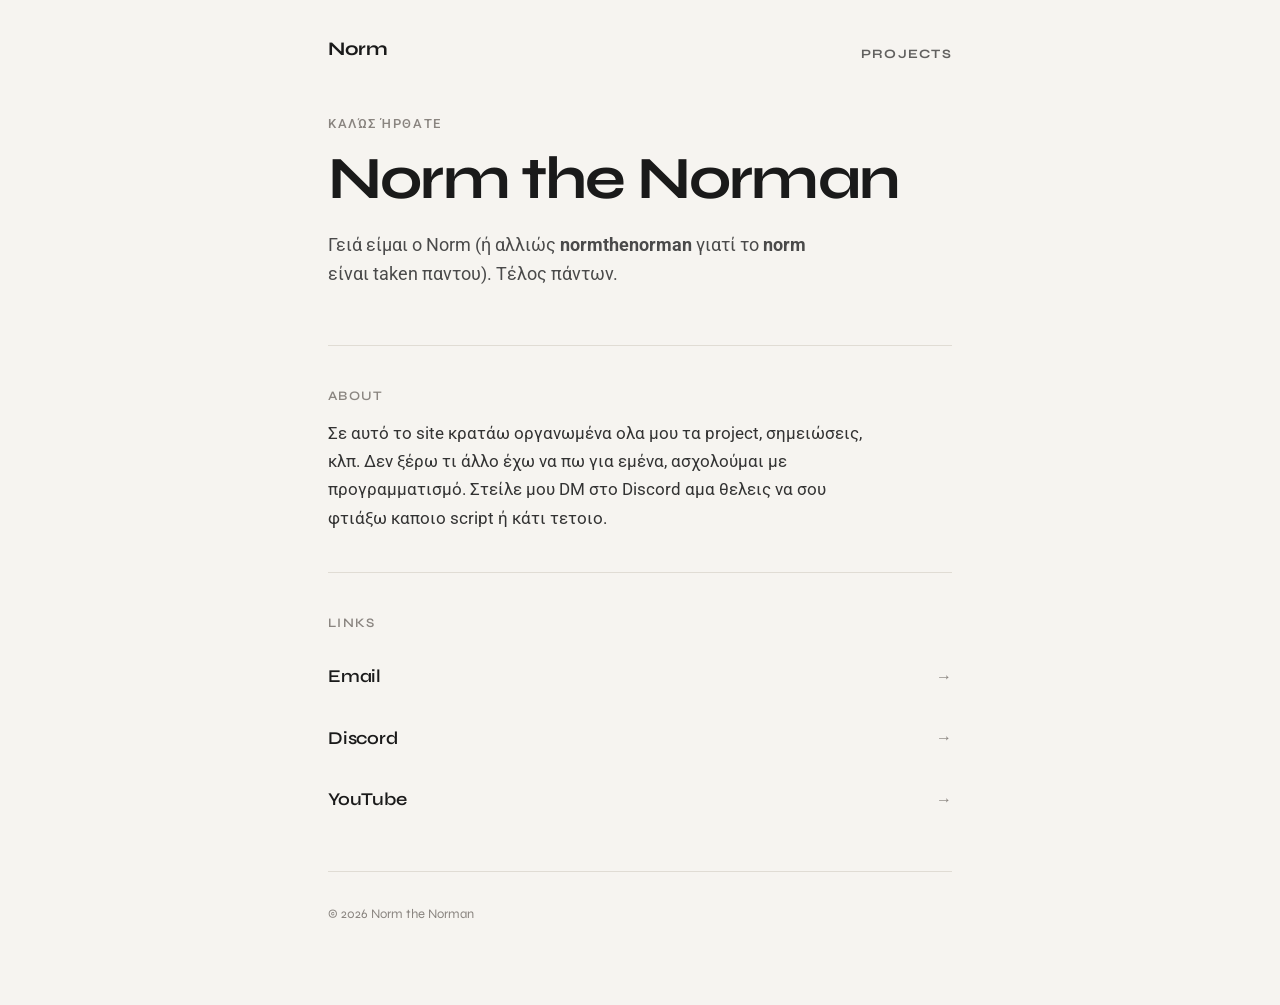
<file: index.html>
<!DOCTYPE html>
<html lang="en">
<head>
    <meta charset="UTF-8">
    <meta name="viewport" content="width=device-width, initial-scale=1.0">
    <meta name="description" content="Norm the Norman — personal site">
    <link rel="shortcut icon" href="assets/icon.png" type="image/png">
    <link rel="stylesheet" href="style.css">
    <title>normthenorman</title>
</head>
<body>
    <div id="app">
    <div class="page">

        <header class="nav">
            <a href="/" data-link class="nav-logo">Norm</a>
            <a href="/projects" data-link class="nav-link">Projects</a>

        </header>

        <main>
            <section class="hero">
                <p class="hero-eyebrow">Καλώς ήρθατε</p>
                <h1 class="hero-title">Norm the Norman</h1>
                <p class="hero-lead">
                    Γειά είμαι ο Norm (ή αλλιώς <strong>normthenorman</strong> γιατί το <strong>norm</strong> είναι taken παντου). Τέλος πάντων.
                </p>
            </section>

            <section id="about" class="section">
                <h2 class="section-label">About</h2>
                <p class="section-body">
                    Σε αυτό το site κρατάω οργανωμένα ολα μου τα project, σημειώσεις, κλπ. Δεν ξέρω τι
                    άλλο έχω να πω για εμένα, ασχολούμαι με προγραμματισμό. Στείλε μου DM στο Discord αμα θελεις
                    να σου φτιάξω καποιο script ή κάτι τετοιο. 
                </p>
            </section>

            <section id="links" class="section">
                <h2 class="section-label">Links</h2>
                <ul class="link-list">

                <div class="link">
                    <li>
                        <a href="mailto:itsnormthenorman@proton.me" class="link-item">
                            <span class="link-title">Email</span>
                            <span class="link-arrow" aria-hidden="true">→</span>
                        </a>
                    </li>
                </div>

                <div class="link">
                    <li>
                        <a href="https://discord.com/users/1162692584502743070" class="link-item">
                            <span class="link-title">Discord</span>
                            <span class="link-arrow" aria-hidden="true">→</span>
                        </a>
                    </li>
                </div>

                <div class="link">
                    <li>
                        <a href="https://www.youtube.com/@normthenorman" class="link-item">
                            <span class="link-title">YouTube</span>
                            <span class="link-arrow" aria-hidden="true">→</span>
                        </a>
                    </li>
                </div>

                </ul>
            </section>
        </main>

        <footer class="footer">
            <p>&copy; 2026 Norm the Norman</p>
        </footer>
    </div>
    </div>

<script src="main.js"></script>
<script src="router.js"></script>

</body>
</html>
</file>
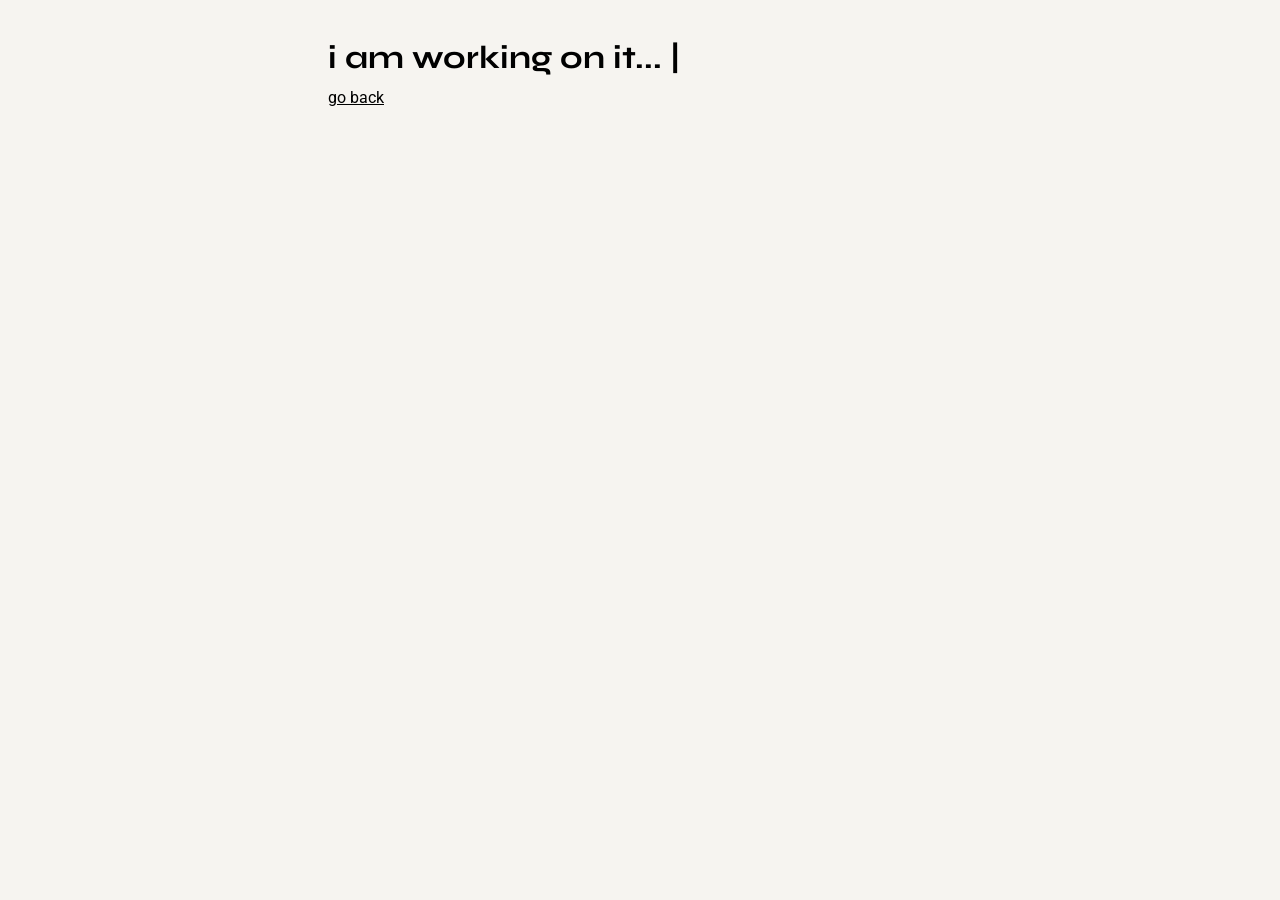
<file: blog.html>
<!DOCTYPE html>
<html lang="en">
<head>
    <meta charset="UTF-8">
    <meta name="viewport" content="width=device-width, initial-scale=1.0">
    <link rel="shortcut icon" href="assets/icon.png" type="image/x-icon">
    <link rel="stylesheet" href="style.css">
    <title>normthenorman - blog</title>
</head>
<body>
    <div class="page">
        
            <h1 class="under-construction">i am working on it...&nbsp;<span id="writing">|</span></h1>
            <a href="/" data-link class="return">go back</a>
    </div>
</body>
</html>
</file>
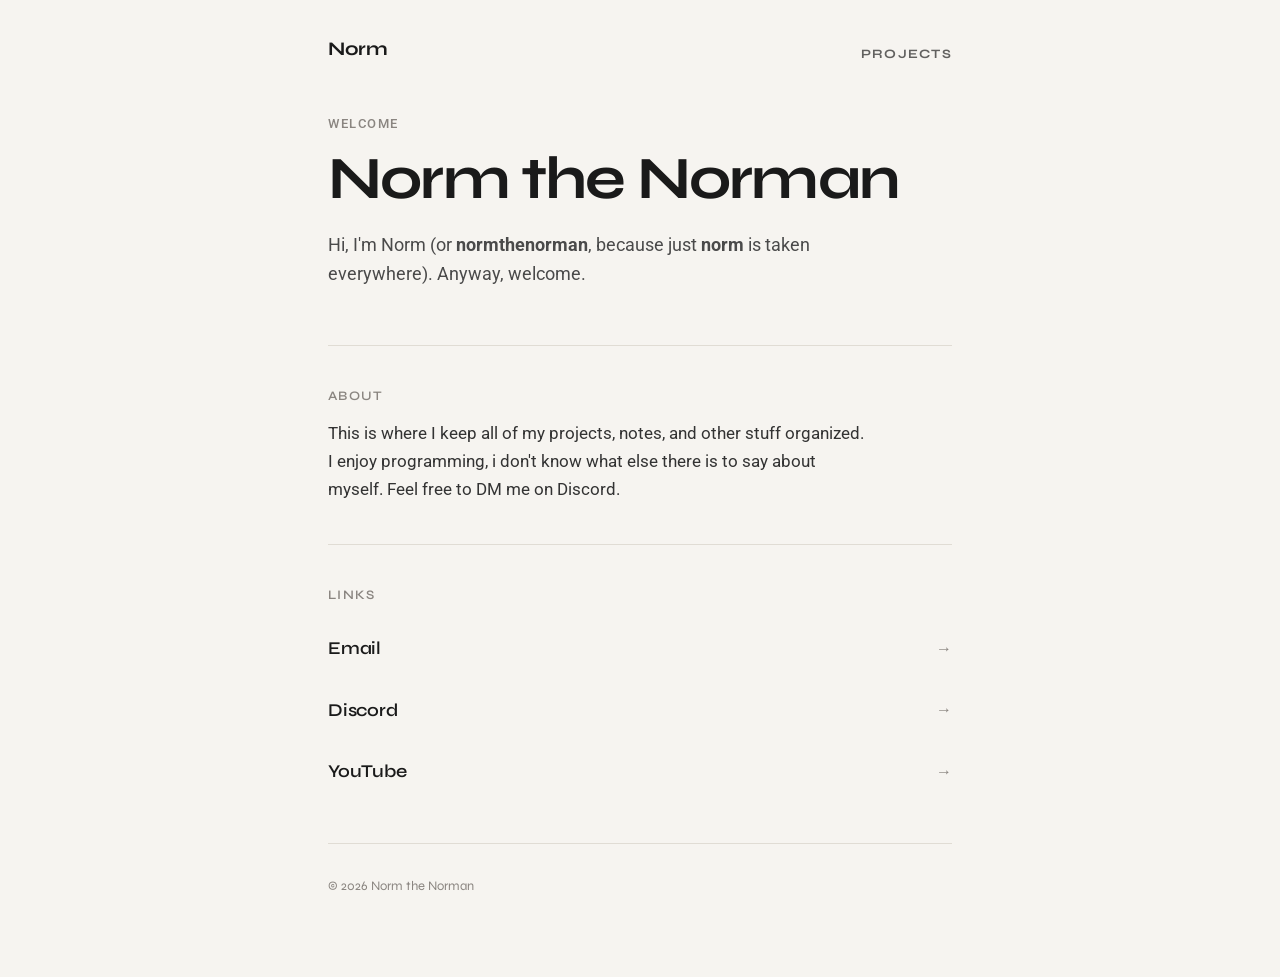
<file: index-en.html>
<!DOCTYPE html>
<html lang="en">
<head>
    <meta charset="UTF-8">
    <meta name="viewport" content="width=device-width, initial-scale=1.0">
    <meta name="description" content="Norm the Norman — Personal website">
    <link rel="shortcut icon" href="assets/icon.png" type="image/png">
    <link rel="stylesheet" href="style.css">
    <title>normthenorman</title>
</head>
<body>
    <div id="app">
    <div class="page">

        <header class="nav">
            <a href="/en" data-link class="nav-logo">Norm</a>
            <a href="/projects" data-link class="nav-link">Projects</a>
        </header>

        <main>
            <section class="hero">
                <p class="hero-eyebrow">Welcome</p>
                <h1 class="hero-title">Norm the Norman</h1>
                <p class="hero-lead">
                    Hi, I'm Norm (or <strong>normthenorman</strong>, because just <strong>norm</strong> is taken everywhere). Anyway, welcome.
                </p>
            </section>

            <section id="about" class="section">
                <h2 class="section-label">About</h2>
                <p class="section-body">
                    This is where I keep all of my projects, notes, and other stuff organized.
                    I enjoy programming, i don't know what else there is to say about myself.
                    Feel free to DM me on Discord.
                </p>
            </section>

            <section id="links" class="section">
                <h2 class="section-label">Links</h2>
                <ul class="link-list">

                <div class="link">
                    <li>
                        <a href="mailto:itsnormthenorman@proton.me" class="link-item">
                            <span class="link-title">Email</span>
                            <span class="link-arrow" aria-hidden="true">→</span>
                        </a>
                    </li>
                </div>

                <div class="link">
                    <li>
                        <a href="https://discord.com/users/1162692584502743070" class="link-item">
                            <span class="link-title">Discord</span>
                            <span class="link-arrow" aria-hidden="true">→</span>
                        </a>
                    </li>
                </div>

                <div class="link">
                    <li>
                        <a href="https://www.youtube.com/@normthenorman" class="link-item">
                            <span class="link-title">YouTube</span>
                            <span class="link-arrow" aria-hidden="true">→</span>
                        </a>
                    </li>
                </div>

                </ul>
            </section>
        </main>

        <footer class="footer">
            <p>&copy; 2026 Norm the Norman</p>
        </footer>
    </div>
    </div>

<script src="main.js"></script>
<script src="router.js"></script>

</body>
</html>
</file>
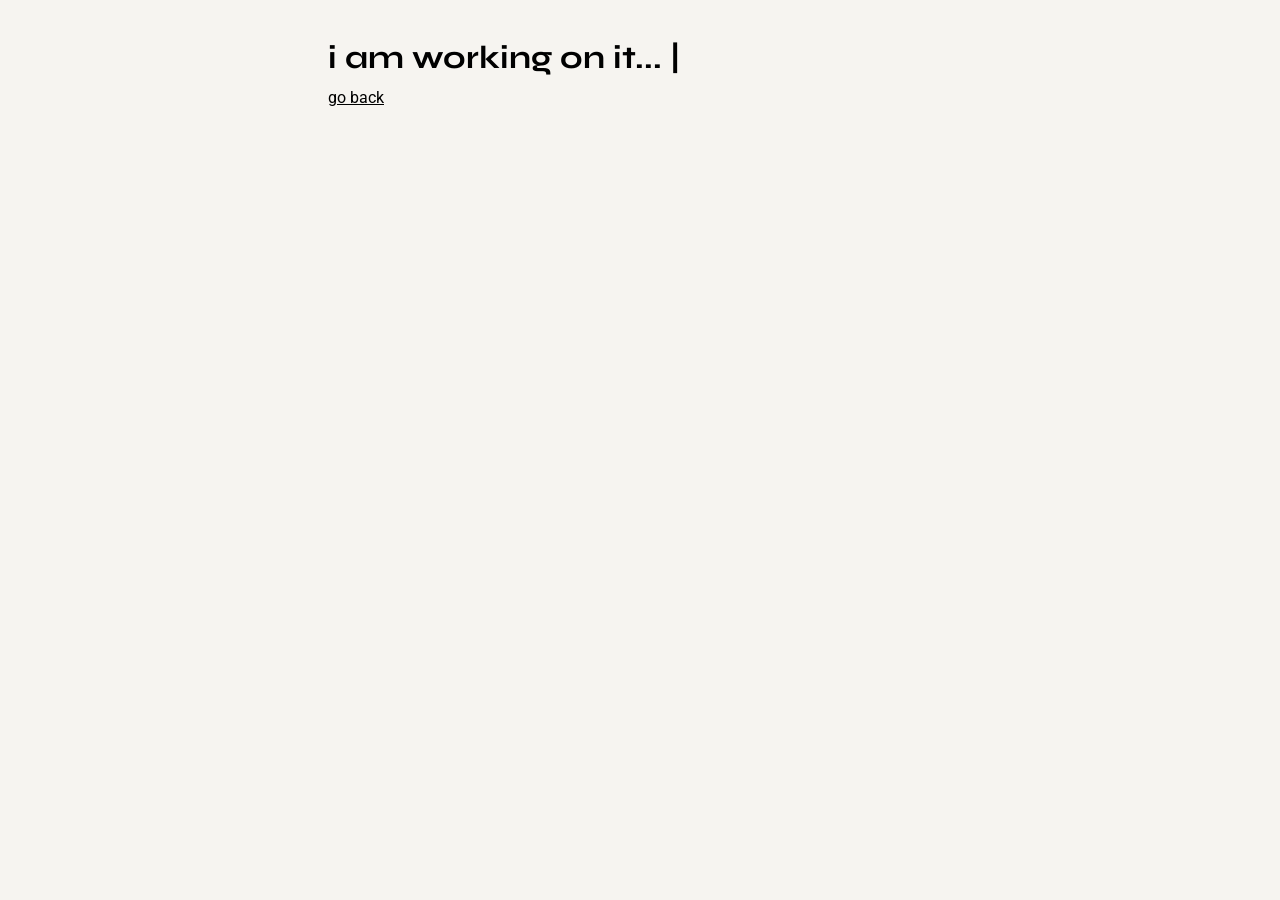
<file: projects-en.html>
<!DOCTYPE html>
<html lang="en">
<head>
    <meta charset="UTF-8">
    <meta name="viewport" content="width=device-width, initial-scale=1.0">
    <link rel="shortcut icon" href="assets/icon.png" type="image/x-icon">
    <link rel="stylesheet" href="style.css">
    <title>normthenorman - projects</title>
</head>
<body>
    <div class="page">

            <h1 class="under-construction">i am working on it...&nbsp;<span id="writing">|</span></h1>
            <a href="/en" data-link class="return">go back</a>

    </div>
</body>
</html>
</file>
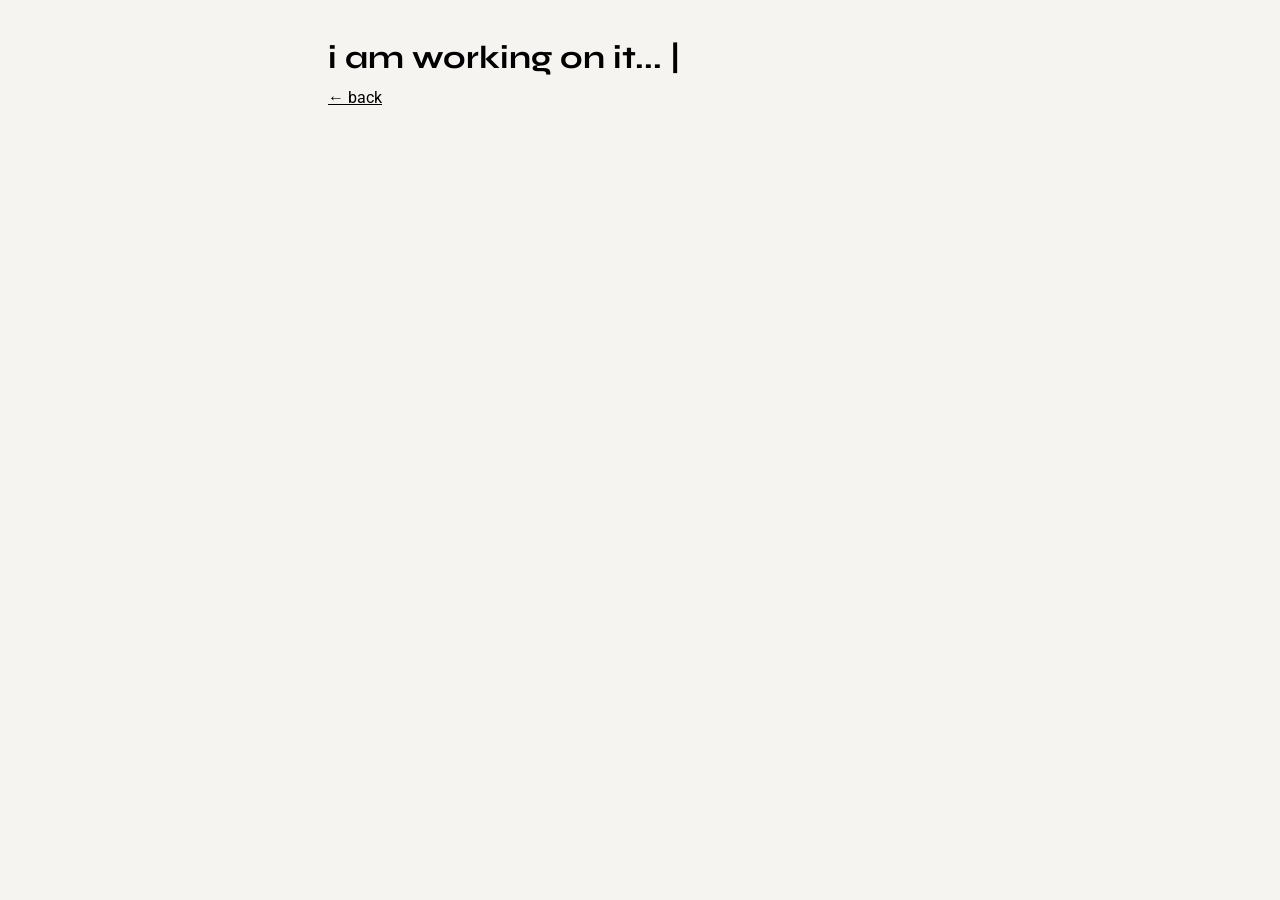
<file: projects.html>
<!DOCTYPE html>
<html lang="en">
<head>
    <meta charset="UTF-8">
    <meta name="viewport" content="width=device-width, initial-scale=1.0">
    <link rel="shortcut icon" href="assets/icon.png" type="image/x-icon">
    <link rel="stylesheet" href="style.css">
    <title>normthenorman - projects</title>
</head>
<body>
    <div class="page">

            <h1 class="under-construction">i am working on it...&nbsp;<span id="writing">|</span></h1>
            <a href="/" data-link class="return">← back</a>

    </div>
</body>
</html>
</file>
<file: style.css>
@import url('https://fonts.googleapis.com/css2?family=Roboto:ital,wght@0,400;0,500;1,400&family=Syne:wght@500;600;700&display=swap');

*, *::before, *::after {
    box-sizing: border-box;
    margin: 0;
    padding: 0;
}

html {
    font-size: 16px;
    scroll-behavior: smooth;
}

:root {
    --text-hover: rgb(20, 220, 20);
}

body {
    font-family: 'Roboto', sans-serif;
    line-height: 1.65;
    color: #1a1a1a;
    background: #f6f4f0;
    min-height: 100vh;
    -webkit-font-smoothing: antialiased;
}

.page {
    max-width: 42rem;
    margin: 0 auto;
    padding: 2rem 1.5rem 5rem;
    min-height: 100vh;
    display: flex;
    flex-direction: column;
}

/* Navigation */

.nav {
    position: relative;
    display: flex;
    align-items: center;
    justify-content: space-between;
    padding-bottom: 3rem;
}

.nav-logo {
    position: relative;
    font-family: 'Syne', sans-serif;
    font-weight: 700;
    font-size: 1.2rem;
    text-decoration: none;
    color: inherit;
    letter-spacing: -0.02em;
}

.nav-link {
    font-family: 'Syne', sans-serif;
    font-weight: 700;
    font-size: 0.8rem;
    letter-spacing: 0.1em;
    text-transform: uppercase;
    color: black;
    opacity: 0.6;
    text-decoration: none;
    margin-top: 0.75rem;
}

.nav-link:hover {
    opacity: 1;
}

/* Hero */

.hero {
    padding-bottom: 3.5rem;
    border-bottom: 1px solid #e0dcd4;
}

.hero-eyebrow {
    font-size: 0.8125rem;
    font-weight: 500;
    letter-spacing: 0.12em;
    text-transform: uppercase;
    color: #8a8580;
    margin-bottom: 0.75rem;
}

.hero-title {
    font-family: 'Syne', sans-serif;
    font-weight: 700;
    font-size: clamp(2.5rem, 8vw, 3.75rem);
    line-height: 1.05;
    letter-spacing: -0.03em;
    margin-bottom: 1.25rem;
}

.hero-lead {
    font-size: 1.125rem;
    color: #4a4a4a;
    max-width: 32rem;
}

/* Sections */

main {
    flex: 1;
}

.section {
    padding: 2.5rem 0;
    border-bottom: 1px solid #e0dcd4;
}

.section-label {
    font-family: 'Syne', sans-serif;
    font-weight: 600;
    font-size: 0.8125rem;
    letter-spacing: 0.1em;
    text-transform: uppercase;
    color: #8a8580;
    margin-bottom: 0.75rem;
}

.section-body {
    font-size: 1.0625rem;
    color: #333;
    max-width: 34rem;
}

/* Link list */

.link-list {
    list-style: none;
}

.link-item {
    display: flex;
    align-items: center;
    justify-content: space-between;
    padding: 1rem 0;
    text-decoration: none;
    color: inherit;
    border-bottom: 1px solid #e8e4dc;
    transition: color 0.2s ease;
}

.link-item:hover {
    color: var(--text-hover);
}

.link-list li:last-child .link-item {
    border-bottom: none;
}

.link-title {
    font-family: 'Syne', sans-serif;
    font-weight: 600;
    font-size: 1.125rem;
    letter-spacing: -0.01em;
}

.link-arrow {
    color: #8a8580;
    transition: transform 0.2s ease, color 0.2s ease;/*----------BLOG.HTML---------*/

.under-construction {
    font-family: 'Syne', sans-serif;
    color: black;
}

.return {
    font-family: 'Roboto', sans-serif;
    color: black;
}

.return:hover {
    color: blue;
}
}

.link-item:hover .link-title {
    color: var(--text-hover);
}

.link {
    transition: transform 0.2s ease;
}

.link:hover {
    transform: translateX(8px);
}

/* Footer */

.footer {
    margin-top: 2rem;
    font-family: 'Syne', sans-serif;
    font-size: 0.8125rem;
    color: #8a8580;
}

/*----------BLOG.HTML---------*/

.under-construction {
    font-family: 'Syne', sans-serif;
    color: black;
}

.return {
    font-family: 'Roboto', sans-serif;
    color: black;
}

.return:hover {
    color: blue;
}

#writing {
    animation: blink 1s infinite;
}

@keyframes blink {
    0%, 50% { opacity: 1; }
    51%, 100% { opacity: 0; }
}

.ai-note {
    font-family: 'Roboto', sans-serif;
    font-size: 0.8125rem;
    color: #8a8580;
    text-align: center;
    position: relative;
    bottom: -23vw;
    transition: color 0.2s ease;
}

.ai-note:hover {
    color: black;
}


/* Responsive */

@media (max-width: 480px) {
    .page {
        padding: 1.25rem 1.25rem 4rem;
    }

    .nav {
        padding-bottom: 2rem;
    }

    .hero {
        padding-bottom: 2.5rem;
    }

    .section {
        padding: 2rem 0;
    }
}
</file>
